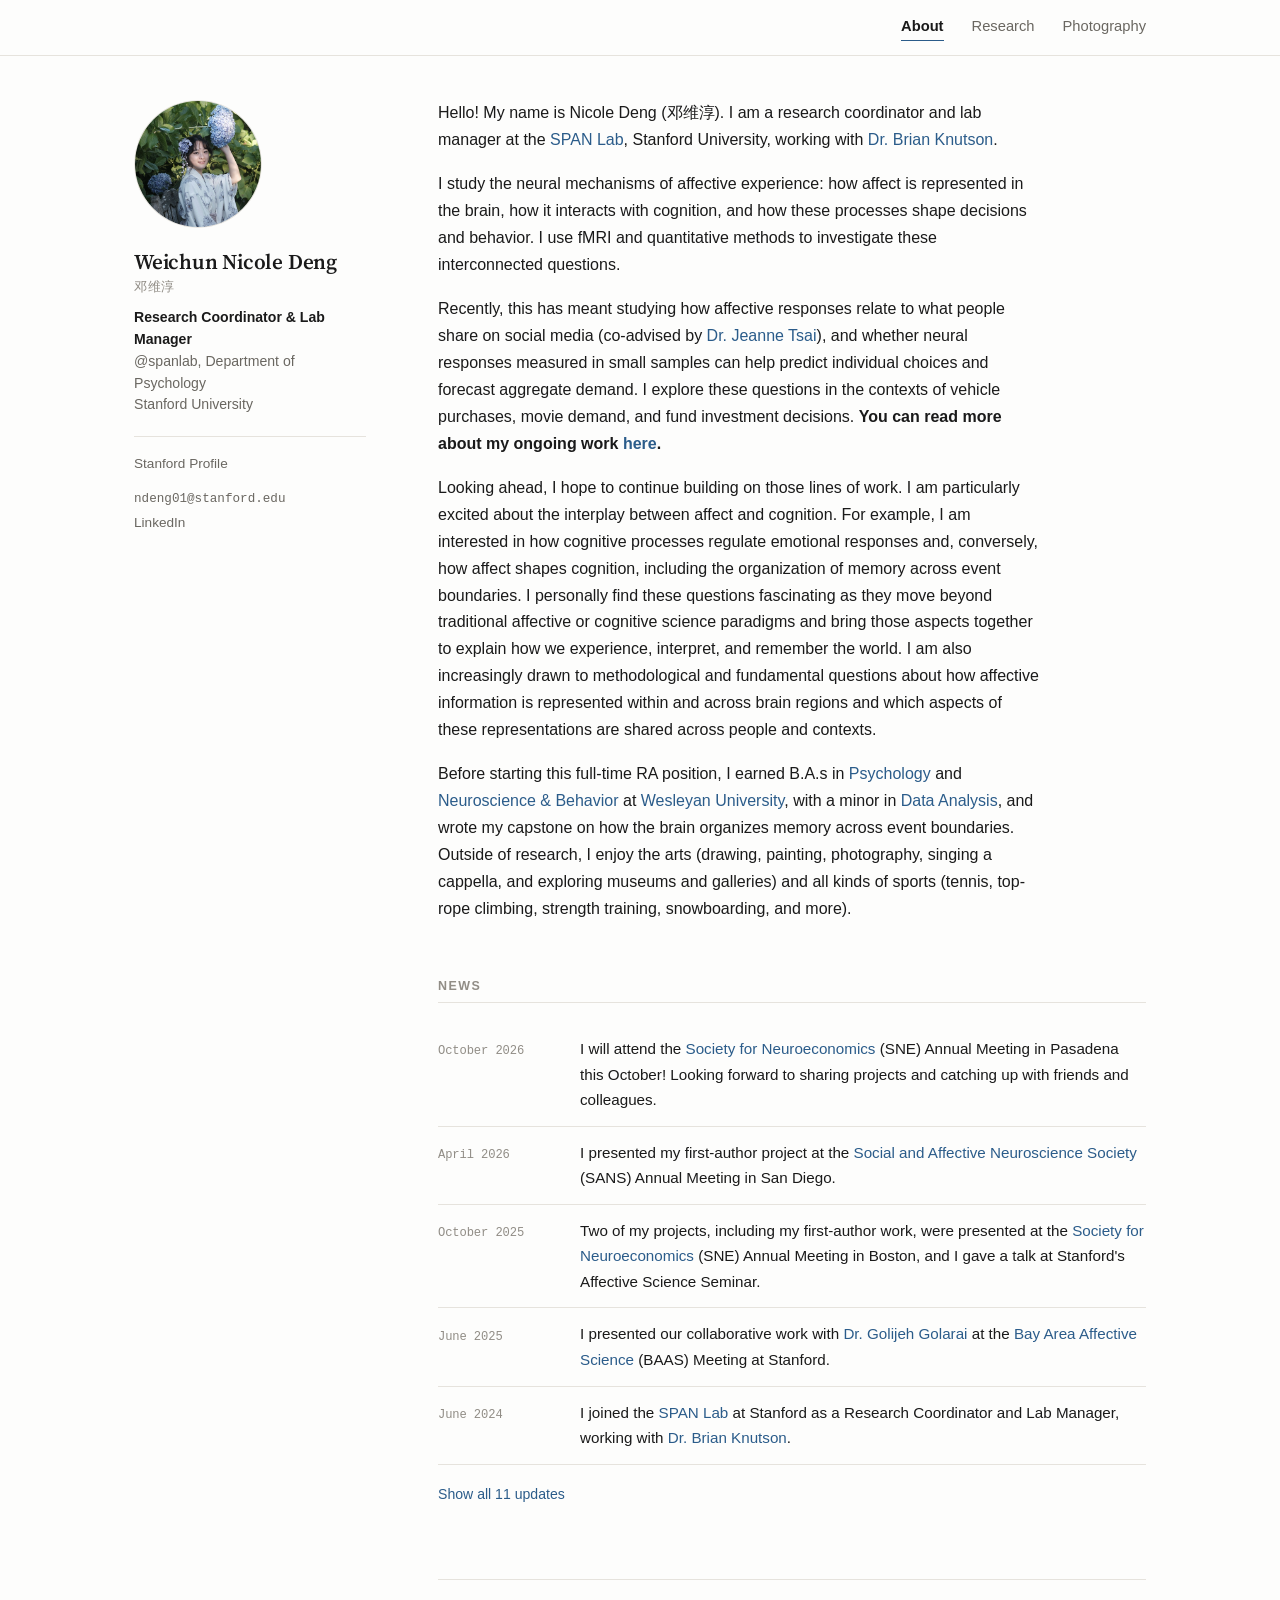
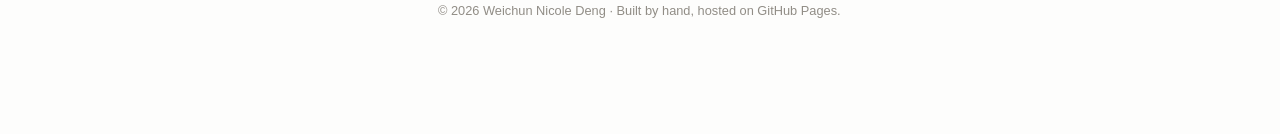
<file: index.html>
<!DOCTYPE html>
<html lang="en">
<head>
<meta charset="utf-8">
<meta name="viewport" content="width=device-width, initial-scale=1">
<title>Weichun Nicole Deng</title>
<meta name="description" content="Weichun Nicole Deng (邓维淳) — research coordinator at Stanford University, studying affect, emotion regulation, and neuroforecasting of real-world behavior.">
<meta name="author" content="Weichun Nicole Deng">
<meta property="og:type" content="profile">
<meta property="og:title" content="Weichun Nicole Deng">
<meta property="og:description" content="邓维淳 · Affective neuroscience · Stanford University">
<meta property="og:image" content="assets/og-image.png">
<meta name="twitter:card" content="summary_large_image">
<link rel="canonical" href="https://nicoled123.github.io/">
<meta property="og:url" content="https://nicoled123.github.io/">
<link rel="icon" href="assets/favicon.svg" type="image/svg+xml">
<link rel="preconnect" href="https://fonts.googleapis.com">
<link rel="preconnect" href="https://fonts.gstatic.com" crossorigin>
<link href="https://fonts.googleapis.com/css2?family=Source+Serif+4:ital,opsz,wght@0,8..60,400;0,8..60,600;1,8..60,400&display=swap" rel="stylesheet">
<link rel="stylesheet" href="assets/css/style.css">
<script type="application/ld+json">
{
  "@context": "https://schema.org",
  "@type": "Person",
  "name": "Weichun Nicole Deng",
  "alternateName": ["Nicole Deng", "Weichun Deng", "邓维淳", "Deng Weichun"],
  "url": "https://nicoled123.github.io/",
  "image": "https://nicoled123.github.io/assets/img/profile.jpg",
  "jobTitle": "Research Coordinator & Lab Manager",
  "affiliation": {
    "@type": "Organization",
    "name": "SPAN Lab, Department of Psychology, Stanford University"
  },
  "alumniOf": { "@type": "CollegeOrUniversity", "name": "Wesleyan University" },
  "email": "ndeng01@stanford.edu",
  "sameAs": [
    "https://profiles.stanford.edu/weichun-deng",
    "https://www.linkedin.com/in/nicole-deng-7b87b3229/"
  ],
  "knowsAbout": ["Affective neuroscience", "fMRI", "Emotion regulation", "Neuroforecasting"]
}
</script>
</head>
<body data-page="about">
<a class="skip-link" href="#main">Skip to content</a>

<header class="topbar">
  <nav class="topbar-inner" id="topnav" aria-label="Main"></nav>
</header>

<div class="layout">
  <aside class="sidebar" id="sidebar"></aside>

  <main class="content" id="main">
    <section class="section">
      <p>
        Hello! My name is Nicole Deng (邓维淳). I am a research coordinator and lab manager at the
        <a href="https://spanlab.stanford.edu" target="_blank" rel="noopener">SPAN Lab</a>,
        Stanford University, working with
        <a href="https://stanford.edu/~knutson/" target="_blank" rel="noopener">Dr. Brian Knutson</a>.
      </p>
      <p>
        I study the neural mechanisms of affective experience: how affect is represented in the
        brain, how it interacts with cognition, and how these processes shape decisions and
        behavior. I use fMRI and quantitative methods to investigate these interconnected
        questions.
      </p>
      <p>
        Recently, this has meant studying how affective responses relate to what people share on
        social media (co-advised by
        <a href="https://psychology.stanford.edu/people/jeanne-l-tsai" target="_blank" rel="noopener">Dr. Jeanne Tsai</a>),
        and whether neural responses measured in small samples can help predict individual choices
        and forecast aggregate demand. I explore these questions in the contexts of vehicle
        purchases, movie demand, and fund investment decisions.
        <strong>You can read more about my ongoing work <a href="research.html">here</a>.</strong>
      </p>
      <p>
        Looking ahead, I hope to continue building on those lines of work. I am particularly
        excited about the interplay between affect and cognition. For example, I am interested in
        how cognitive processes regulate emotional
        responses and, conversely, how affect shapes cognition, including the organization of
        memory across event boundaries. I personally find these questions fascinating as they
        move beyond traditional affective or cognitive science paradigms and bring those aspects
        together to explain how we experience, interpret, and remember the world. I am also
        increasingly drawn to methodological and fundamental questions about how affective
        information is represented within and across brain regions and which aspects of these
        representations are shared across people and contexts.
      </p>
      <p>
        Before starting this full-time RA position, I earned B.A.s in
        <a href="https://www.wesleyan.edu/academics/departments/psychology/" target="_blank" rel="noopener">Psychology</a>
        and <a href="https://www.wesleyan.edu/nsb/" target="_blank" rel="noopener">Neuroscience &amp; Behavior</a>
        at <a href="https://www.wesleyan.edu" target="_blank" rel="noopener">Wesleyan University</a>, with a minor in
        <a href="https://www.wesleyan.edu/qac/data-analysis-minor.html" target="_blank" rel="noopener">Data Analysis</a>,
        and wrote my capstone on how the brain organizes memory across event boundaries. Outside
        of research, I enjoy the arts (drawing, painting, photography, singing a cappella, and
        exploring museums and galleries) and all kinds of sports (tennis, top-rope climbing,
        strength training, snowboarding, and more).
      </p>
    </section>

    <section class="section">
      <h2 class="section-heading">News</h2>
      <div id="news"></div>
    </section>

    <footer class="footer">
      <p>© <span id="year"></span> Weichun Nicole Deng · Built by hand, hosted on GitHub Pages.</p>
    </footer>
  </main>
</div>

<script src="data/site.js"></script>
<script src="data/news.js"></script>
<script src="assets/js/site.js"></script>
  <script data-goatcounter="https://nicole.goatcounter.com/count"
          async src="//gc.zgo.at/count.js"></script>
</body>
</html>
</file>
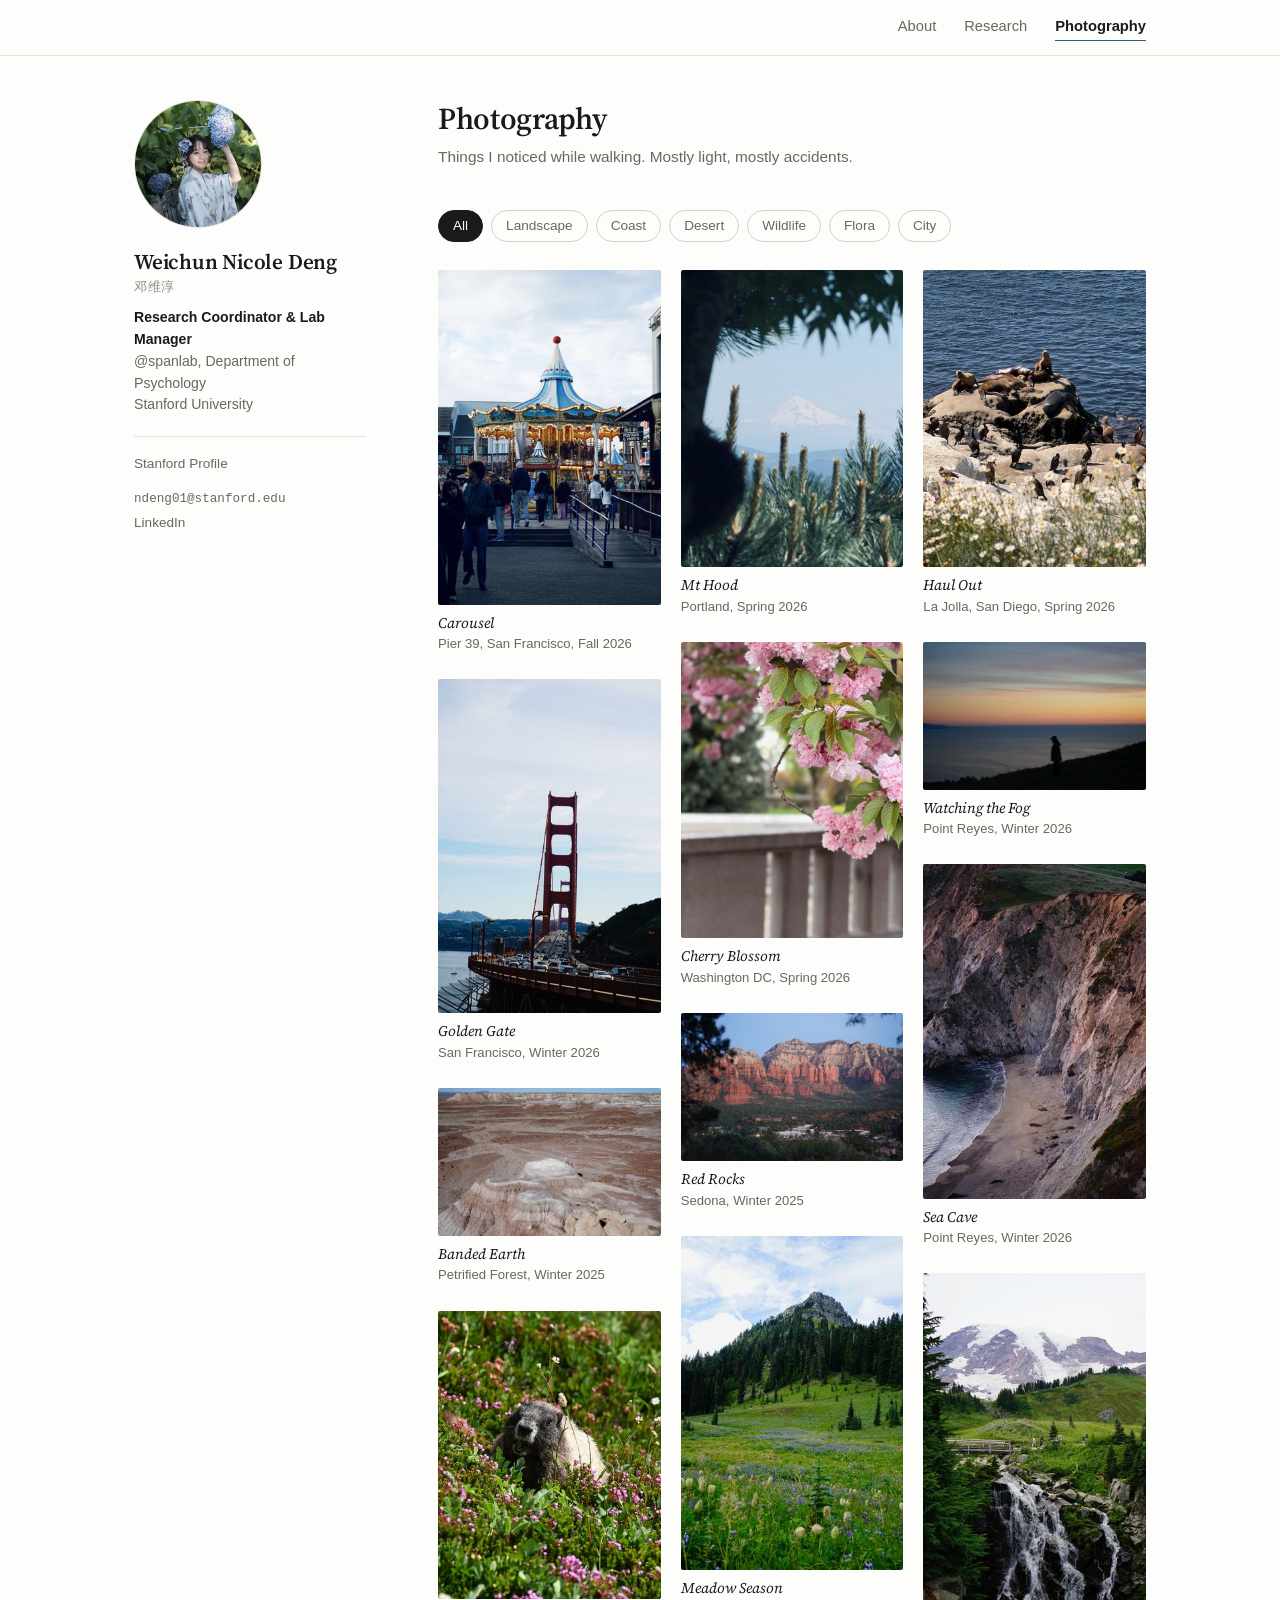
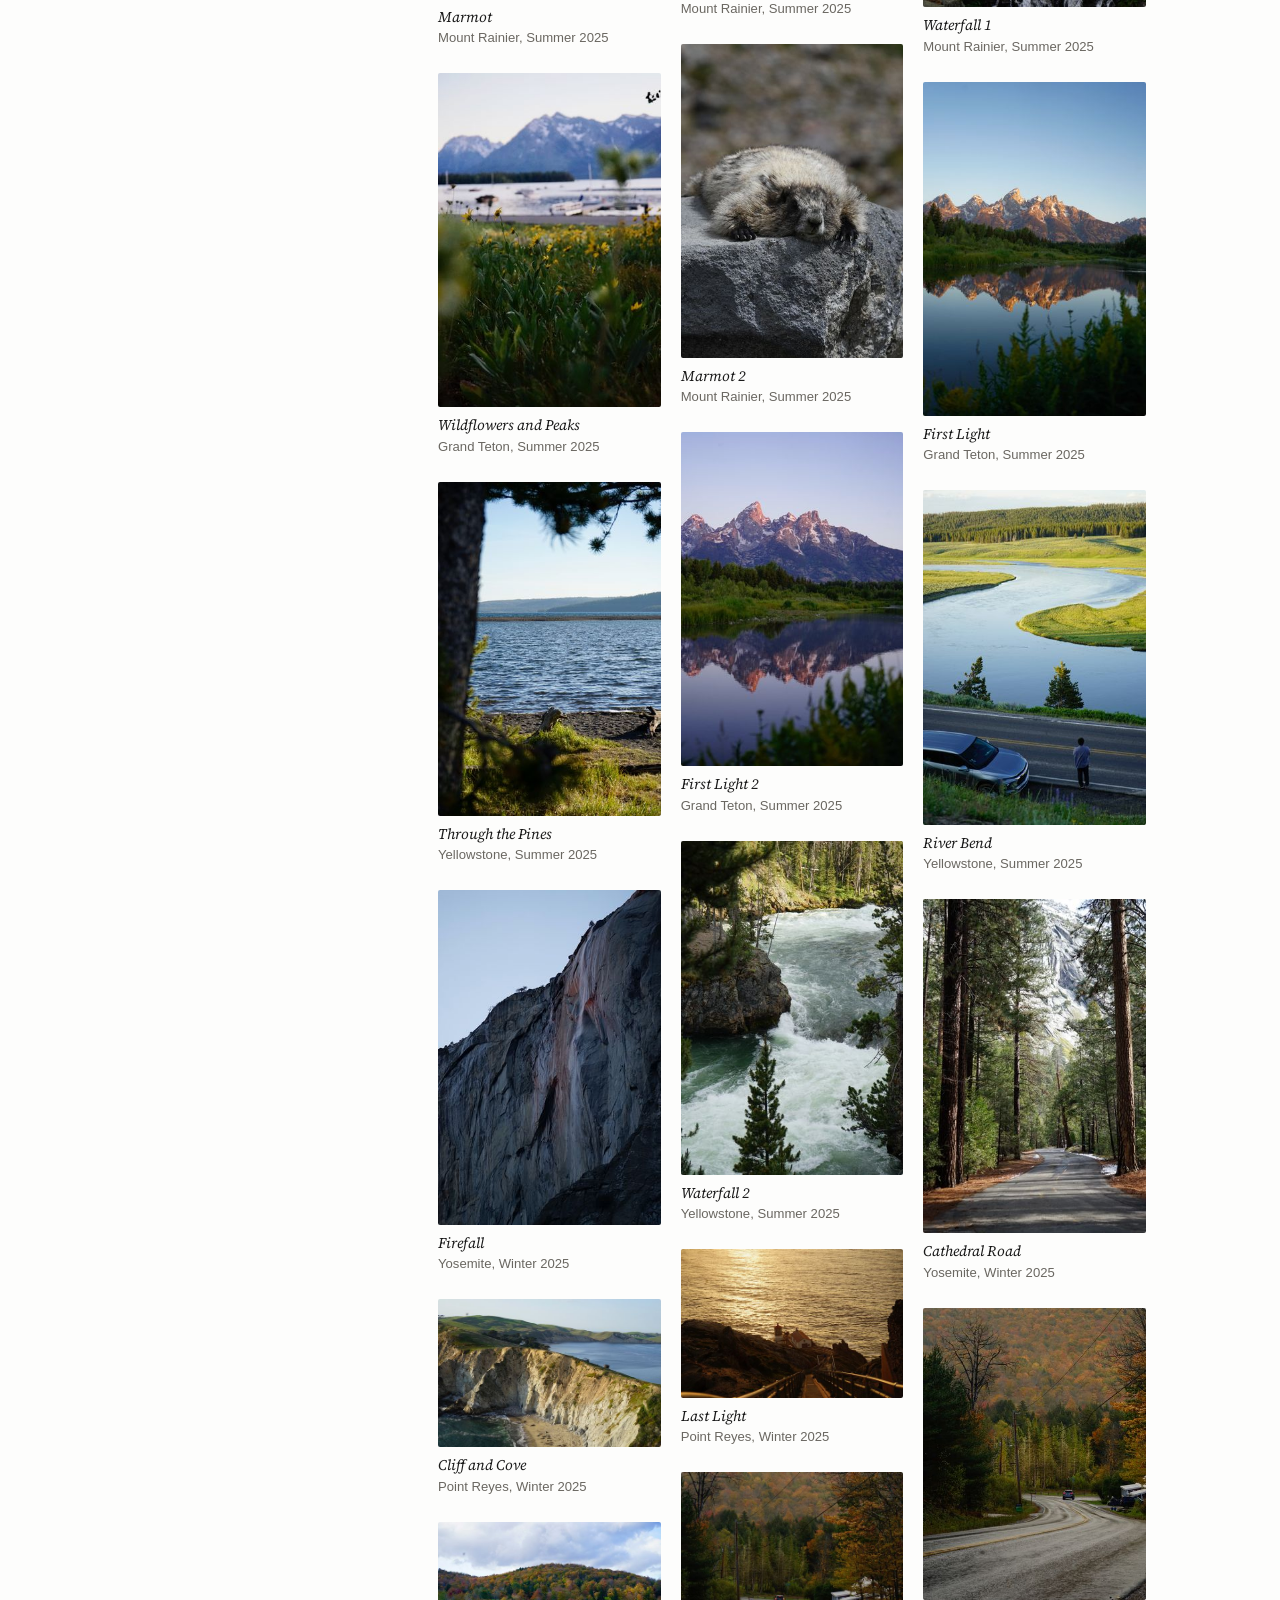
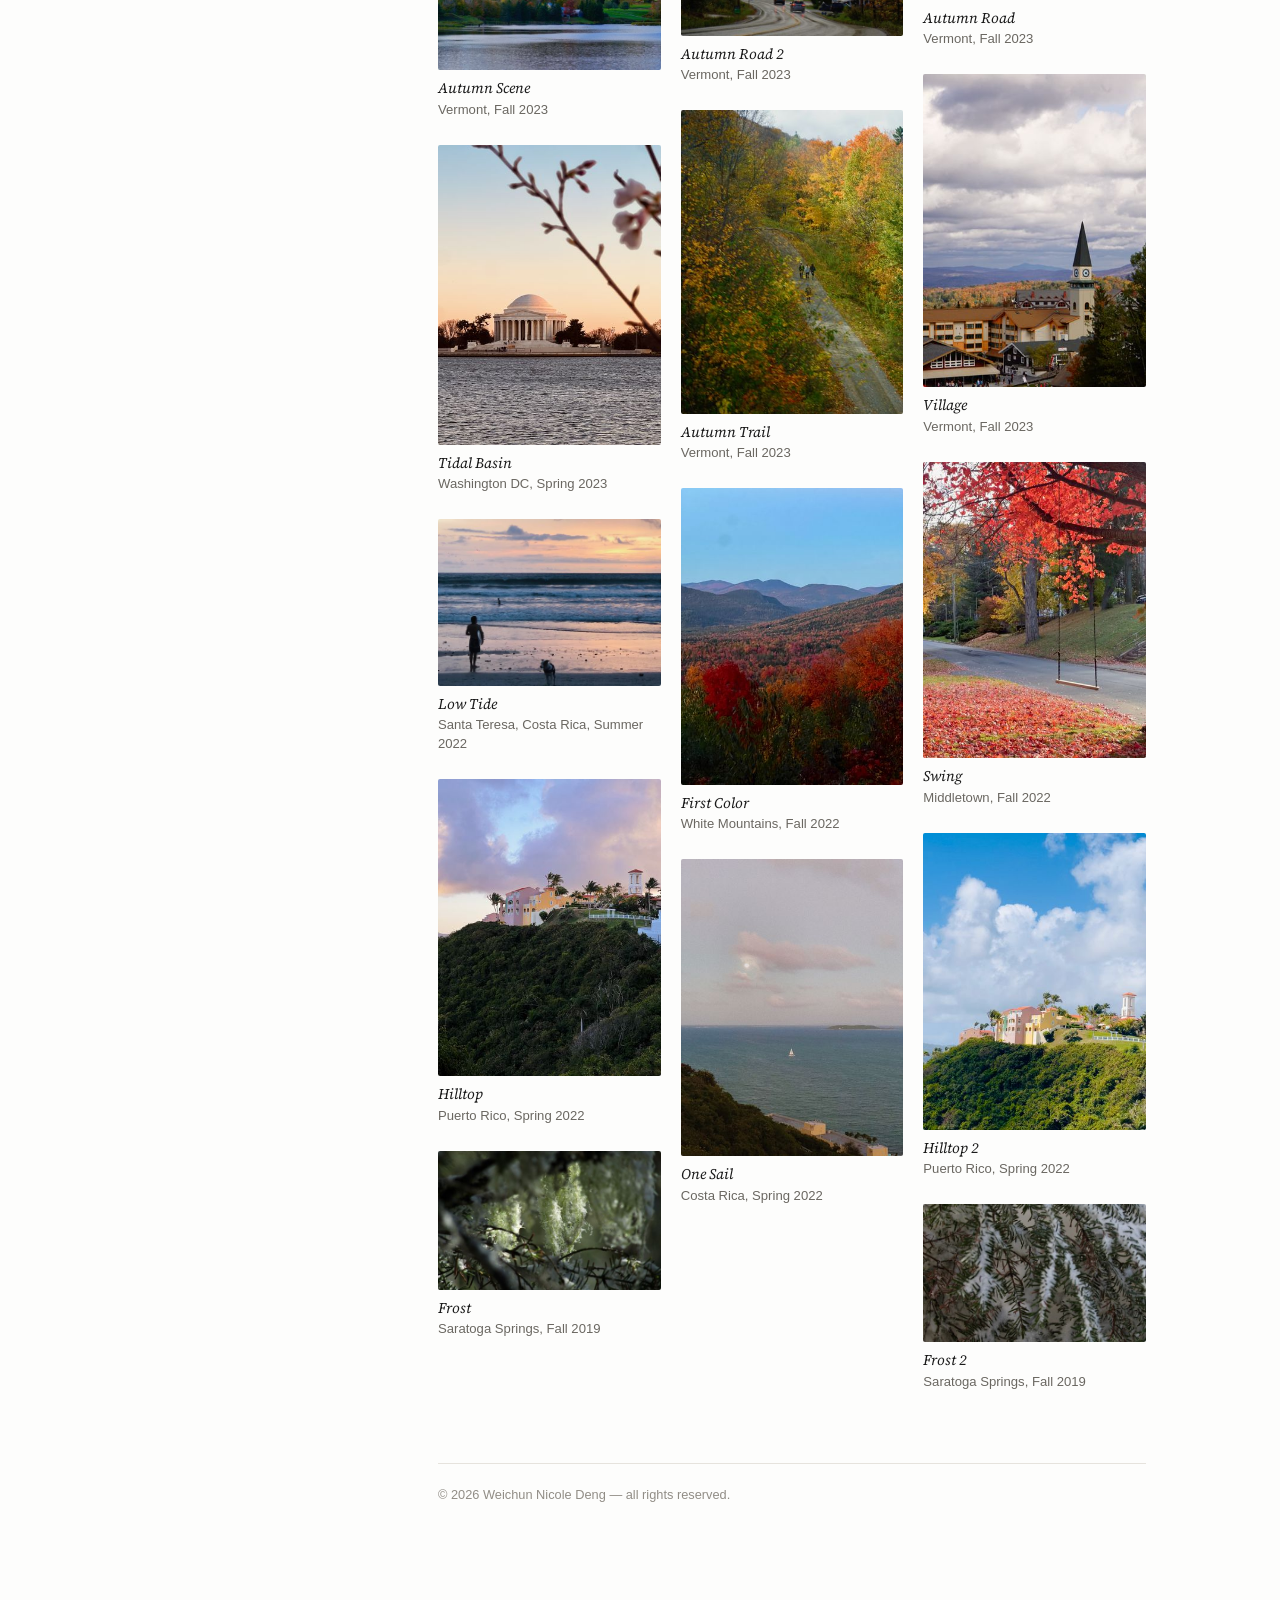
<file: photography.html>
<!DOCTYPE html>
<html lang="en">
<head>
<meta charset="utf-8">
<meta name="viewport" content="width=device-width, initial-scale=1">
<title>Photography · Weichun Nicole Deng</title>
<meta name="description" content="Photographs by Weichun Nicole Deng.">
<meta property="og:title" content="Photography · Weichun Nicole Deng">
<meta property="og:image" content="assets/og-image.png">
<meta name="twitter:card" content="summary_large_image">
<link rel="canonical" href="https://nicoled123.github.io/photography.html">
<meta property="og:url" content="https://nicoled123.github.io/photography.html">
<link rel="icon" href="assets/favicon.svg" type="image/svg+xml">
<link rel="preconnect" href="https://fonts.googleapis.com">
<link rel="preconnect" href="https://fonts.gstatic.com" crossorigin>
<link href="https://fonts.googleapis.com/css2?family=Source+Serif+4:ital,opsz,wght@0,8..60,400;0,8..60,600;1,8..60,400&display=swap" rel="stylesheet">
<link rel="stylesheet" href="assets/css/style.css">
</head>
<body data-page="photography">
<a class="skip-link" href="#main">Skip to content</a>

<header class="topbar">
  <nav class="topbar-inner" id="topnav" aria-label="Main"></nav>
</header>

<div class="layout">
  <aside class="sidebar" id="sidebar"></aside>

  <main class="content" id="main">
    <h1 class="page-title">Photography</h1>
    <p class="page-intro">
      <!-- TODO: 一句话说明，比如你为什么拍、用什么拍。删掉也可以。 -->
      Things I noticed while walking. Mostly light, mostly accidents.
    </p>

    <div class="filters" id="photo-filters" role="group" aria-label="Filter photographs by tag"></div>

    <div class="photo-grid" id="photo-grid"></div>
    <p class="photo-empty" id="photo-empty" hidden>No photographs with that tag yet.</p>

    <p class="callout" id="photo-note" hidden>
      <strong>占位中。</strong>把照片放进 <code>assets/img/photos/</code>，跑一次
      <code>python3 tools/optimize_photos.py</code>，再到 <code>data/photos.js</code> 里
      登记文件名和 tag，这一页就有内容了。
    </p>

    <footer class="footer">
      <p>
        © <span id="year"></span> Weichun Nicole Deng — all rights reserved.
      </p>
    </footer>
  </main>
</div>

<script src="data/site.js"></script>
<script src="data/photos.js"></script>
<script src="assets/js/site.js"></script>
  <script data-goatcounter="https://nicole.goatcounter.com/count"
          async src="//gc.zgo.at/count.js"></script>
</body>
</html>
</file>
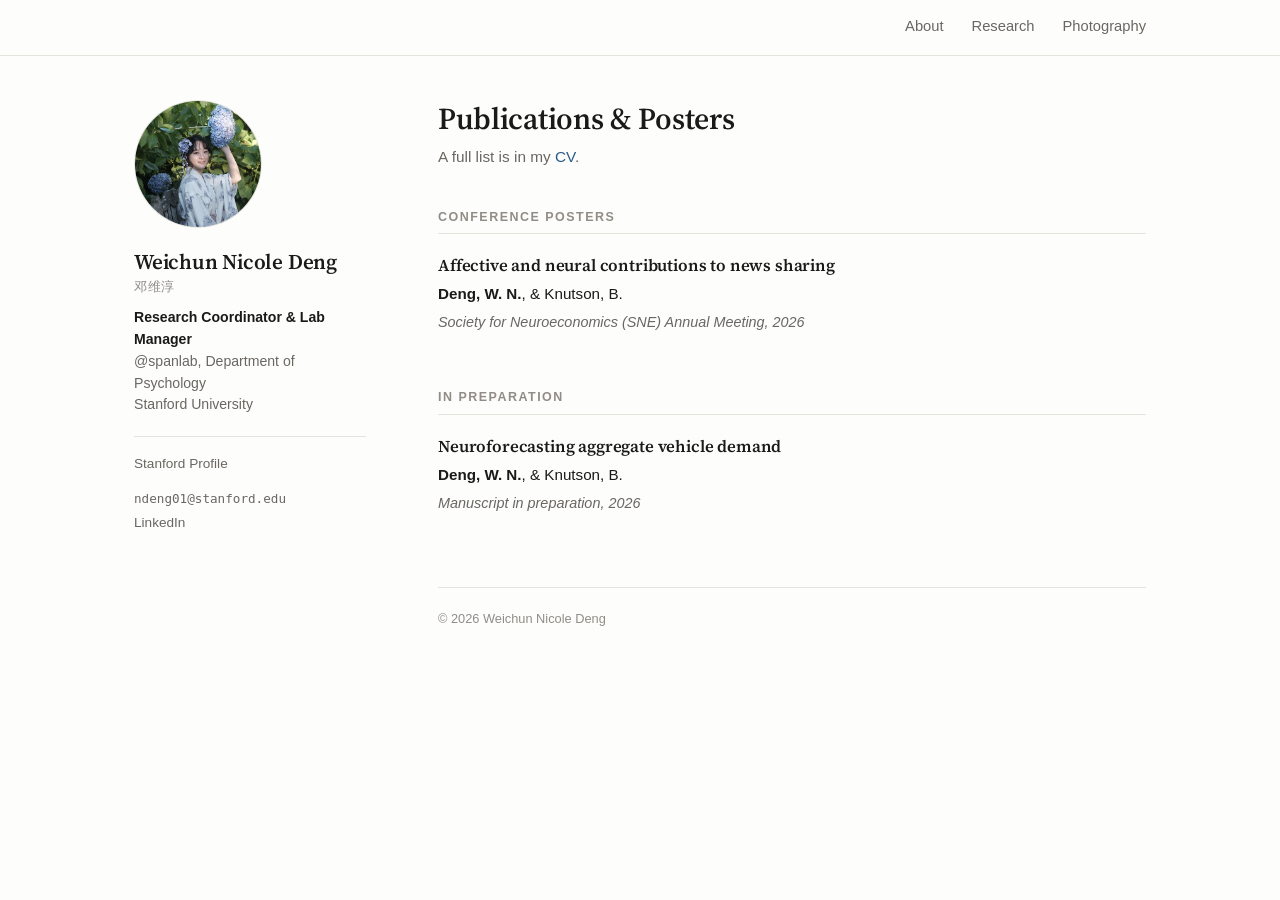
<file: publications.html>
<!DOCTYPE html>
<html lang="en">
<head>
<meta charset="utf-8">
<meta name="viewport" content="width=device-width, initial-scale=1">
<title>Publications · Weichun Nicole Deng</title>
<meta name="description" content="Publications, preprints, and conference posters by Weichun Nicole Deng (邓维淳), Stanford University.">
<meta property="og:title" content="Publications · Weichun Nicole Deng">
<meta property="og:image" content="assets/og-image.png">
<meta name="twitter:card" content="summary_large_image">
<link rel="canonical" href="https://nicoled123.github.io/publications.html">
<meta property="og:url" content="https://nicoled123.github.io/publications.html">
<link rel="icon" href="assets/favicon.svg" type="image/svg+xml">
<link rel="preconnect" href="https://fonts.googleapis.com">
<link rel="preconnect" href="https://fonts.gstatic.com" crossorigin>
<link href="https://fonts.googleapis.com/css2?family=Source+Serif+4:ital,opsz,wght@0,8..60,400;0,8..60,600;1,8..60,400&display=swap" rel="stylesheet">
<link rel="stylesheet" href="assets/css/style.css">
</head>
<body data-page="publications">
<a class="skip-link" href="#main">Skip to content</a>

<header class="topbar">
  <nav class="topbar-inner" id="topnav" aria-label="Main"></nav>
</header>

<div class="layout">
  <aside class="sidebar" id="sidebar"></aside>

  <main class="content" id="main">
    <h1 class="page-title">Publications &amp; Posters</h1>
    <p class="page-intro">
      A full list is in my <a href="cv/Weichun_Nicole_Deng_CV.pdf">CV</a>.
    </p>

    <div id="publications"></div>

    <footer class="footer">
      <p>© <span id="year"></span> Weichun Nicole Deng</p>
    </footer>
  </main>
</div>

<script src="data/site.js"></script>
<script src="data/publications.js"></script>
<script src="assets/js/site.js"></script>
  <script data-goatcounter="https://nicole.goatcounter.com/count"
          async src="//gc.zgo.at/count.js"></script>
</body>
</html>
</file>
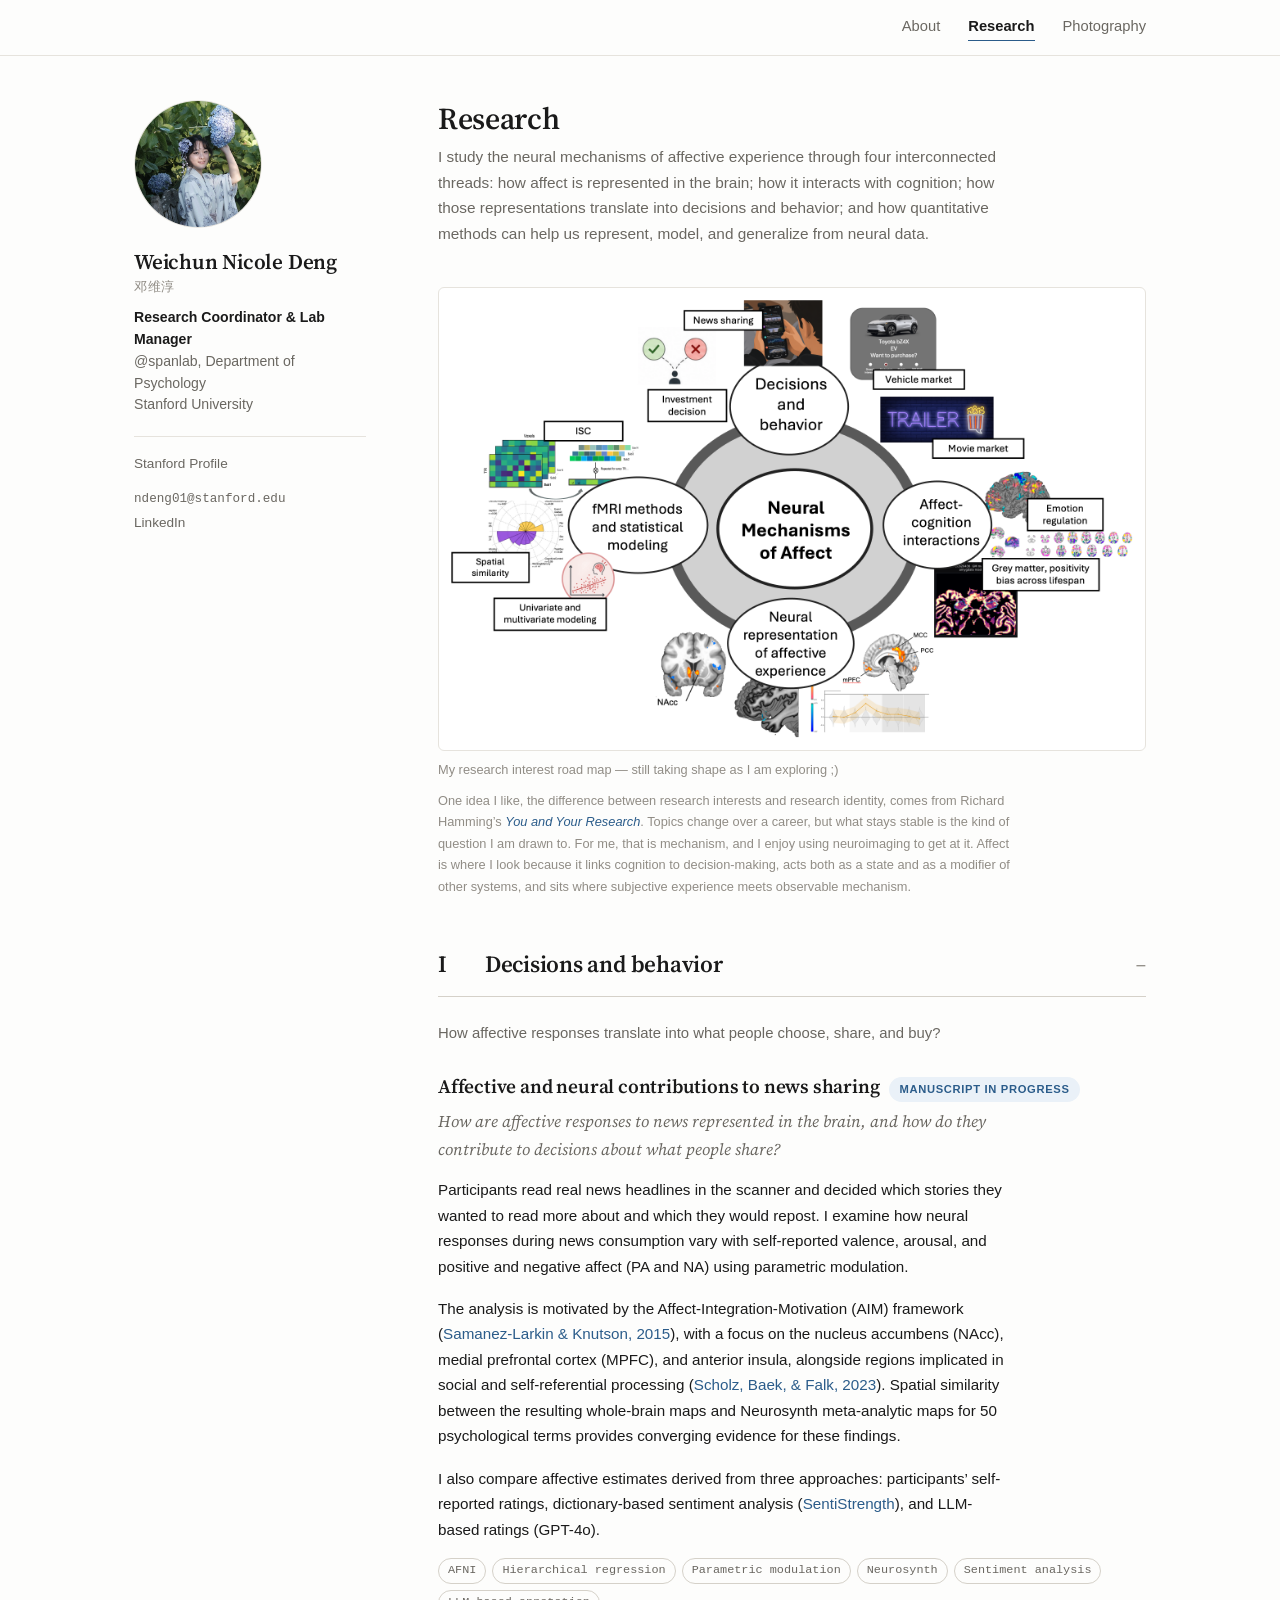
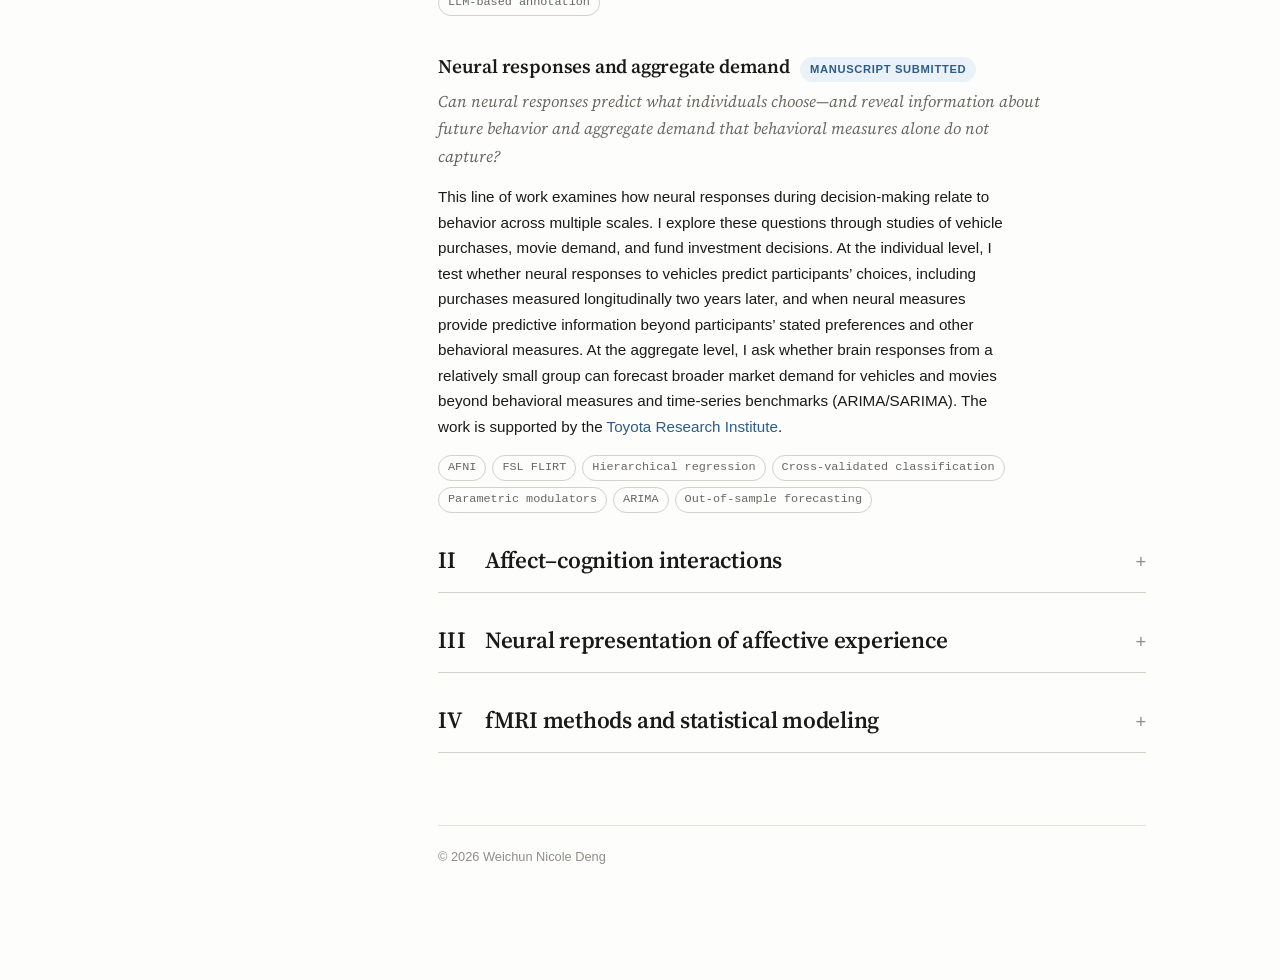
<file: research.html>
<!DOCTYPE html>
<html lang="en">
<head>
<meta charset="utf-8">
<meta name="viewport" content="width=device-width, initial-scale=1">
<title>Research · Weichun Nicole Deng</title>
<meta name="description" content="Research projects on news sharing, emotion regulation signatures, neuroforecasting, and lifespan grey matter — Weichun Nicole Deng (邓维淳), Stanford University.">
<meta property="og:title" content="Research · Weichun Nicole Deng">
<meta property="og:image" content="assets/og-image.png">
<meta name="twitter:card" content="summary_large_image">
<link rel="canonical" href="https://nicoled123.github.io/research.html">
<meta property="og:url" content="https://nicoled123.github.io/research.html">
<link rel="icon" href="assets/favicon.svg" type="image/svg+xml">
<link rel="preconnect" href="https://fonts.googleapis.com">
<link rel="preconnect" href="https://fonts.gstatic.com" crossorigin>
<link href="https://fonts.googleapis.com/css2?family=Source+Serif+4:ital,opsz,wght@0,8..60,400;0,8..60,600;1,8..60,400&display=swap" rel="stylesheet">
<link rel="stylesheet" href="assets/css/style.css">
</head>
<body data-page="research">
<a class="skip-link" href="#main">Skip to content</a>

<header class="topbar">
  <nav class="topbar-inner" id="topnav" aria-label="Main"></nav>
</header>

<div class="layout">
  <aside class="sidebar" id="sidebar"></aside>

  <main class="content" id="main">
    <h1 class="page-title">Research</h1>
    <p class="page-intro">
      I study the neural mechanisms of affective experience through four interconnected threads:
      how affect is represented in the brain; how it interacts with cognition; how those
      representations translate into decisions and behavior; and how quantitative methods can help
      us represent, model, and generalize from neural data.
    </p>

    <div id="research-figure"></div>
    <div id="research"></div>

    <footer class="footer">
      <p>© <span id="year"></span> Weichun Nicole Deng</p>
    </footer>
  </main>
</div>

<script src="data/site.js"></script>
<script src="data/research.js"></script>
<script src="assets/js/site.js"></script>
  <script data-goatcounter="https://nicole.goatcounter.com/count"
          async src="//gc.zgo.at/count.js"></script>
</body>
</html>
</file>
<file: assets/css/style.css>
/* ==========================================================================
   Weichun Nicole Deng — personal academic site
   Design tokens live in :root. Change --accent here and the whole site follows.
   ========================================================================== */

:root {
  --bg: #fdfdfc;
  --surface: #ffffff;
  --text: #1a1a1a;
  --muted: #6a6761;
  --faint: #918d86;
  --line: #e6e3dd;
  --line-strong: #d5d1c9;
  --accent: #2b5c8a;
  --accent-soft: #eaf1f8;
  --shadow: 0 1px 2px rgba(0, 0, 0, .04), 0 8px 24px rgba(0, 0, 0, .05);

  --serif: "Source Serif 4", Georgia, "Times New Roman", serif;
  --sans: -apple-system, BlinkMacSystemFont, "Segoe UI", "Helvetica Neue",
          "PingFang SC", "Hiragino Sans GB", Arial, sans-serif;
  --mono: ui-monospace, SFMono-Regular, "SF Mono", Menlo, monospace;

  --measure: 68ch;
  --radius: 6px;
}

@media (prefers-color-scheme: dark) {
  :root:not([data-theme="light"]) {
    --bg: #16171a;
    --surface: #1c1e22;
    --text: #e8e6e1;
    --muted: #a09c95;
    --faint: #7d7973;
    --line: #2c2f34;
    --line-strong: #3a3e44;
    --accent: #8fb8dd;
    --accent-soft: #1b242f;
    --shadow: 0 1px 2px rgba(0, 0, 0, .3), 0 8px 24px rgba(0, 0, 0, .25);
  }
}

:root[data-theme="dark"] {
  --bg: #16171a;
  --surface: #1c1e22;
  --text: #e8e6e1;
  --muted: #a09c95;
  --faint: #7d7973;
  --line: #2c2f34;
  --line-strong: #3a3e44;
  --accent: #8fb8dd;
  --accent-soft: #1b242f;
  --shadow: 0 1px 2px rgba(0, 0, 0, .3), 0 8px 24px rgba(0, 0, 0, .25);
}

/* --------------------------------------------------------------- base ---- */

*, *::before, *::after { box-sizing: border-box; }

/* 必须在所有 display 规则之前生效，否则 hidden 属性会被 .news-item{display:grid} 之类覆盖 */
[hidden] { display: none !important; }

body {
  margin: 0;
  background: var(--bg);
  color: var(--text);
  font-family: var(--sans);
  font-size: 16px;
  line-height: 1.68;
  -webkit-font-smoothing: antialiased;
  text-rendering: optimizeLegibility;
}

img { max-width: 100%; height: auto; display: block; }

a {
  color: var(--accent);
  text-decoration: none;
  border-bottom: 1px solid transparent;
  transition: border-color .15s ease, color .15s ease;
}
a:hover { border-bottom-color: currentColor; }

a:focus-visible,
button:focus-visible {
  outline: 2px solid var(--accent);
  outline-offset: 3px;
  border-radius: 2px;
}

h1, h2, h3, h4 {
  font-family: var(--serif);
  font-weight: 600;
  line-height: 1.25;
  letter-spacing: -.01em;
  color: var(--text);
}

p { margin: 0 0 1.1em; max-width: var(--measure); }
p:last-child { margin-bottom: 0; }

.skip-link {
  position: absolute;
  left: -9999px;
  top: 0;
  background: var(--surface);
  color: var(--text);
  padding: 10px 16px;
  z-index: 100;
  border: 1px solid var(--line-strong);
  border-radius: var(--radius);
}
.skip-link:focus { left: 12px; top: 12px; }

/* ------------------------------------------------------------- topbar ---- */

.topbar {
  position: sticky;
  top: 0;
  z-index: 20;
  background: var(--bg);
  border-bottom: 1px solid var(--line);
}

.topbar-inner {
  max-width: 1060px;
  margin: 0 auto;
  padding-block: 14px;
  padding-inline: 24px;
  display: flex;
  flex-wrap: wrap;
  justify-content: flex-end;
  gap: 2px 28px;
}

.topbar a {
  font-size: .92rem;
  color: var(--muted);
  border-bottom: 1px solid transparent;
  padding-bottom: 1px;
}
.topbar a:hover { color: var(--text); border-bottom-color: transparent; }
.topbar a[aria-current="page"] {
  color: var(--text);
  font-weight: 600;
  border-bottom-color: var(--accent);
}

/* ------------------------------------------------------------- layout ---- */

.layout {
  display: grid;
  grid-template-columns: 232px minmax(0, 1fr);
  gap: 72px;
  max-width: 1060px;
  margin: 0 auto;
  padding-block: 44px 112px;
  padding-inline: 24px;
}

.sidebar {
  position: sticky;
  top: 80px;
  align-self: start;
}

.content { min-width: 0; }

/* ------------------------------------------------------------ sidebar ---- */

.portrait {
  width: 128px;
  height: 128px;
  border-radius: 50%;
  object-fit: cover;
  border: 1px solid var(--line);
  margin-bottom: 20px;
  background: var(--accent-soft);
}

.sidebar-name {
  font-family: var(--serif);
  font-size: 1.32rem;
  font-weight: 600;
  margin: 0 0 12px;
  line-height: 1.3;
}

.sidebar-name-alt {
  display: block;
  font-family: var(--sans);
  font-size: .82rem;
  font-weight: 400;
  color: var(--faint);
  margin-top: 3px;
  letter-spacing: .04em;
}

.sidebar-role {
  font-size: .88rem;
  color: var(--muted);
  line-height: 1.55;
  margin: 0 0 20px;
}
.sidebar-role strong { font-weight: 600; color: var(--text); }
.sidebar-role a { color: var(--muted); }
.sidebar-role a:hover { color: var(--accent); }

.sidebar-meta {
  border-top: 1px solid var(--line);
  padding-top: 16px;
  display: flex;
  flex-direction: column;
  gap: 3px;
  font-size: .85rem;
  color: var(--muted);
}
.sidebar-meta p { margin: 0; max-width: none; }
.sidebar-school a { color: var(--muted); }
.sidebar-school a:hover { color: var(--accent); }

.sidebar-email {
  font-family: var(--mono);
  font-size: .79rem;
  word-break: break-all;
}
/* 分隔线以下三个链接颜色统一 */
.sidebar-email a { color: var(--muted); }
.sidebar-email a:hover { color: var(--accent); }
.sidebar-meta .sidebar-email { margin-top: 9px; }

.sidebar-links {
  display: flex;
  flex-wrap: wrap;
  gap: 4px 14px;
}
.sidebar-links a { color: var(--muted); }
.sidebar-links a:hover { color: var(--accent); }

/* ------------------------------------------------------------ content ---- */

.page-title {
  font-size: 1.9rem;
  margin: 0 0 6px;
}

.page-intro {
  color: var(--muted);
  font-size: .96rem;
  margin-bottom: 40px;
  max-width: var(--measure);
}

.section {
  margin-bottom: 56px;
}
.section:last-child { margin-bottom: 0; }

.section-heading {
  font-size: .78rem;
  font-family: var(--sans);
  font-weight: 600;
  letter-spacing: .12em;
  text-transform: uppercase;
  color: var(--faint);
  margin: 0 0 20px;
  padding-bottom: 8px;
  border-bottom: 1px solid var(--line);
}

.lede {
  font-family: var(--serif);
  font-size: 1.16rem;
  line-height: 1.62;
}

/* --------------------------------------------------------------- news ---- */

.news-list { list-style: none; margin: 0; padding: 0; }

.news-item {
  display: grid;
  grid-template-columns: 124px 1fr;
  gap: 18px;
  padding: 13px 0;
  border-bottom: 1px solid var(--line);
  font-size: .95rem;
}
.news-item:last-child { border-bottom: none; }

.news-date {
  font-family: var(--mono);
  font-size: .76rem;
  letter-spacing: -.01em;
  color: var(--faint);
  padding-top: .42em;
  white-space: nowrap;
}

.news-text { margin: 0; max-width: none; }

.news-toggle {
  margin-top: 18px;
  background: none;
  border: none;
  padding: 0;
  font: inherit;
  font-size: .88rem;
  color: var(--accent);
  cursor: pointer;
}
.news-toggle:hover { text-decoration: underline; }

/* ----------------------------------------------------------- research ---- */

/* 研究框架图：白底线稿，深色模式下也保持白底并稍微压一点亮度 */
.framework {
  margin: 0 0 48px;
}
.framework img {
  width: 100%;
  background: #fff;
  border: 1px solid var(--line);
  border-radius: var(--radius);
  padding: 12px;
}
.framework figcaption {
  font-size: .8rem;
  color: var(--faint);
  margin-top: 8px;
}
/* 图注 + 后面的说明段落：同一字号、同一颜色；82ch ≈ 正文栏宽 */
.framework figcaption p { margin: 0 0 .75em; max-width: 82ch; }
.framework figcaption p:last-child { margin-bottom: 0; }
@media (prefers-color-scheme: dark) {
  :root:not([data-theme="light"]) .framework img { filter: brightness(.9); }
}
:root[data-theme="dark"] .framework img { filter: brightness(.9); }

/* 四个主题是可折叠的 <details>，summary 是唯一带分隔线的层级 */
.theme-heading {
  display: flex;
  align-items: baseline;
  gap: 12px;
  font-family: var(--serif);
  font-size: 1.45rem;
  font-weight: 600;
  letter-spacing: -.01em;
  color: var(--text);
  margin: 0;
  padding-bottom: 12px;
  border-bottom: 1px solid var(--line-strong);
  cursor: pointer;
  list-style: none;
  transition: color .15s ease;
}
.theme-heading::-webkit-details-marker { display: none; }
.theme-heading:hover { color: var(--accent); }
.theme-heading:focus-visible {
  outline: 2px solid var(--accent);
  outline-offset: 4px;
  border-radius: 2px;
}

/* 右侧 +/− 指示器 */
.theme-heading::after {
  content: "+";
  flex: none;
  font-family: var(--sans);
  font-size: 1.15rem;
  font-weight: 400;
  line-height: 1;
  color: var(--faint);
  padding-left: 16px;
}
.theme[open] > .theme-heading::after { content: "\2212"; }
.theme-heading:hover::after { color: var(--accent); }

.theme-num {
  flex: none;
  min-width: 1.5em;
  font-weight: 600;
  letter-spacing: .02em;
}

.theme-title { flex: 1 1 auto; }

.theme-body {
  padding-top: 24px;
}

.theme {
  margin-bottom: 28px;
}
.theme:last-child { margin-bottom: 0; }

.theme-blurb {
  color: var(--muted);
  font-size: .93rem;
  margin: 0 0 28px;
}

.theme-note {
  font-size: .95rem;
  margin-bottom: 1.1em;
}
.theme-note:last-of-type { margin-bottom: 0; }

/* 项目卡之间不再画线——分隔线只留给四个主题 */
.project {
  margin-bottom: 38px;
}
.project:last-child { margin-bottom: 0; }

.project-head {
  display: flex;
  align-items: baseline;
  flex-wrap: wrap;
  gap: 10px;
  margin-bottom: 6px;
}

.project-title {
  font-size: 1.2rem;
  margin: 0;
}

.status {
  font-size: .7rem;
  font-weight: 600;
  letter-spacing: .06em;
  text-transform: uppercase;
  color: var(--accent);
  background: var(--accent-soft);
  border-radius: 100px;
  padding: 3px 10px;
  white-space: nowrap;
}

.project-question {
  font-family: var(--serif);
  font-size: 1.02rem;
  font-style: italic;
  color: var(--muted);
  margin: 0 0 14px;
  max-width: var(--measure);
}

.project-body { font-size: .95rem; }

.project-figure {
  margin: 18px 0 0;
}
.project-figure img {
  border: 1px solid var(--line);
  border-radius: var(--radius);
  width: 100%;
}
.project-figure figcaption {
  font-size: .8rem;
  color: var(--faint);
  margin-top: 8px;
}

.tags {
  display: flex;
  flex-wrap: wrap;
  gap: 6px;
  margin-top: 16px;
  list-style: none;
  padding: 0;
}

.tag {
  font-size: .74rem;
  font-family: var(--mono);
  color: var(--muted);
  border: 1px solid var(--line-strong);
  border-radius: 100px;
  padding: 2px 9px;
  white-space: nowrap;
}

.project-links {
  margin-top: 14px;
  display: flex;
  flex-wrap: wrap;
  gap: 16px;
  font-size: .88rem;
}

/* ------------------------------------------------------- publications ---- */

.pub-list { list-style: none; margin: 0; padding: 0; }

.pub {
  padding: 0 0 20px;
  margin-bottom: 20px;
  border-bottom: 1px solid var(--line);
  font-size: .95rem;
}
.pub:last-child { border-bottom: none; margin-bottom: 0; padding-bottom: 0; }

.pub-title {
  font-family: var(--serif);
  font-size: 1.04rem;
  font-weight: 600;
  margin: 0 0 4px;
  line-height: 1.4;
}

.pub-authors { margin: 0 0 3px; color: var(--text); max-width: none; }
.pub-authors .me { font-weight: 700; }

.pub-venue {
  margin: 0;
  color: var(--muted);
  font-size: .9rem;
  font-style: italic;
  max-width: none;
}

.pub-links {
  margin-top: 9px;
  display: flex;
  flex-wrap: wrap;
  gap: 14px;
  font-size: .85rem;
}

/* -------------------------------------------------------- photography ---- */

.filters {
  display: flex;
  flex-wrap: wrap;
  gap: 8px;
  margin-bottom: 28px;
}

.filter {
  font: inherit;
  font-size: .85rem;
  color: var(--muted);
  background: transparent;
  border: 1px solid var(--line-strong);
  border-radius: 100px;
  padding: 4px 14px;
  cursor: pointer;
  transition: all .15s ease;
}
.filter:hover { color: var(--text); border-color: var(--text); }
.filter[aria-pressed="true"] {
  background: var(--text);
  border-color: var(--text);
  color: var(--bg);
}

/* 瀑布流：栏由 JS 分配（按顺序放进最矮的一栏），所以时间从左往右读 */
.photo-grid {
  display: flex;
  gap: 20px;
  align-items: flex-start;
}

.photo-col {
  flex: 1 1 0;
  min-width: 0;
  display: flex;
  flex-direction: column;
  gap: 26px;
}

.photo {
  margin: 0;
}

.photo-cell {
  display: block;
  width: 100%;
  padding: 0;
  border: none;
  background: var(--accent-soft);
  border-radius: 2px;
  overflow: hidden;
  cursor: zoom-in;
}

.photo-cell img {
  width: 100%;
  height: auto;
  transition: opacity .25s ease;
}
.photo-cell:hover img { opacity: .88; }

.photo-caption {
  margin-top: 8px;
  font-size: .82rem;
  line-height: 1.45;
}

.photo-title {
  display: block;
  font-family: var(--serif);
  font-style: italic;
  font-size: .92rem;
  color: var(--text);
}

.photo-place {
  display: block;
  color: var(--muted);
}

.photo-empty {
  color: var(--faint);
  font-size: .9rem;
  padding: 32px 0;
}

/* placeholder tiles until real photos land */
.photo-cell.is-placeholder {
  display: grid;
  place-items: center;
  aspect-ratio: 4 / 3;
  border: 1px dashed var(--line-strong);
  background: transparent;
  cursor: default;
  color: var(--faint);
  font-size: .76rem;
  font-family: var(--mono);
}
.is-placeholder + .photo-caption { color: var(--faint); }
.is-placeholder + .photo-caption .photo-title { color: var(--faint); }

/* ----------------------------------------------------------- lightbox ---- */

.lightbox {
  position: fixed;
  inset: 0;
  background: rgba(12, 12, 14, .94);
  display: grid;
  grid-template-rows: 1fr auto;
  place-items: center;
  z-index: 50;
  padding: 24px;
}

.lightbox img {
  max-width: min(100%, 1200px);
  max-height: 82vh;
  object-fit: contain;
  border-radius: 2px;
}

.lightbox-caption {
  color: #cfccc6;
  font-size: .85rem;
  text-align: center;
  padding-top: 16px;
  max-width: 60ch;
}

.lightbox-btn {
  position: absolute;
  background: rgba(255, 255, 255, .1);
  border: none;
  color: #fff;
  width: 44px;
  height: 44px;
  border-radius: 50%;
  font-size: 1.2rem;
  cursor: pointer;
  display: grid;
  place-items: center;
  transition: background .15s ease;
}
.lightbox-btn:hover { background: rgba(255, 255, 255, .22); }
.lightbox-close { top: 18px; right: 18px; }
.lightbox-prev { left: 18px; top: 50%; transform: translateY(-50%); }
.lightbox-next { right: 18px; top: 50%; transform: translateY(-50%); }

/* --------------------------------------------------------------- misc ---- */

.callout {
  border-left: 2px solid var(--accent);
  background: var(--accent-soft);
  padding: 14px 18px;
  border-radius: 0 var(--radius) var(--radius) 0;
  font-size: .88rem;
  color: var(--muted);
  margin-bottom: 32px;
  max-width: var(--measure);
}
.callout strong { color: var(--text); }

.footer {
  margin-top: 72px;
  padding-top: 20px;
  border-top: 1px solid var(--line);
  font-size: .8rem;
  color: var(--faint);
}

.error-page {
  max-width: 520px;
  margin: 0 auto;
  padding: 18vh 24px;
  text-align: center;
}

/* ------------------------------------------------------------ responsive - */

@media (max-width: 860px) {
  .theme-heading { font-size: 1.3rem; }

  .topbar-inner { justify-content: flex-start; }

  .layout {
    grid-template-columns: 1fr;
    gap: 40px;
    padding-block: 40px 72px;
  }

  .sidebar {
    position: static;
    display: grid;
    grid-template-columns: 88px 1fr;
    gap: 0 20px;
    align-items: start;
  }

  .portrait {
    width: 88px;
    height: 88px;
    margin-bottom: 0;
    grid-row: span 3;
  }

  .sidebar-name { font-size: 1.24rem; }
  .sidebar-role { margin-bottom: 14px; }

  .sidebar-meta {
    grid-column: 1 / -1;
    border-top: none;
    padding-top: 12px;
  }

  .photo-grid { gap: 16px; }
  .page-title { font-size: 1.68rem; }
}

@media (max-width: 520px) {
  /* 手机上日期单独占一行，正文才有足够宽度 */
  .news-item { grid-template-columns: 1fr; gap: 3px; }
  .news-date { padding-top: 0; }
  .lightbox-prev { left: 8px; }
  .lightbox-next { right: 8px; }
}

@media (prefers-reduced-motion: reduce) {
  *, *::before, *::after {
    animation-duration: .01ms !important;
    transition-duration: .01ms !important;
  }
}

@media print {
  .topbar, .filters, .news-toggle { display: none; }
  .layout { display: block; max-width: none; }
}
</file>
